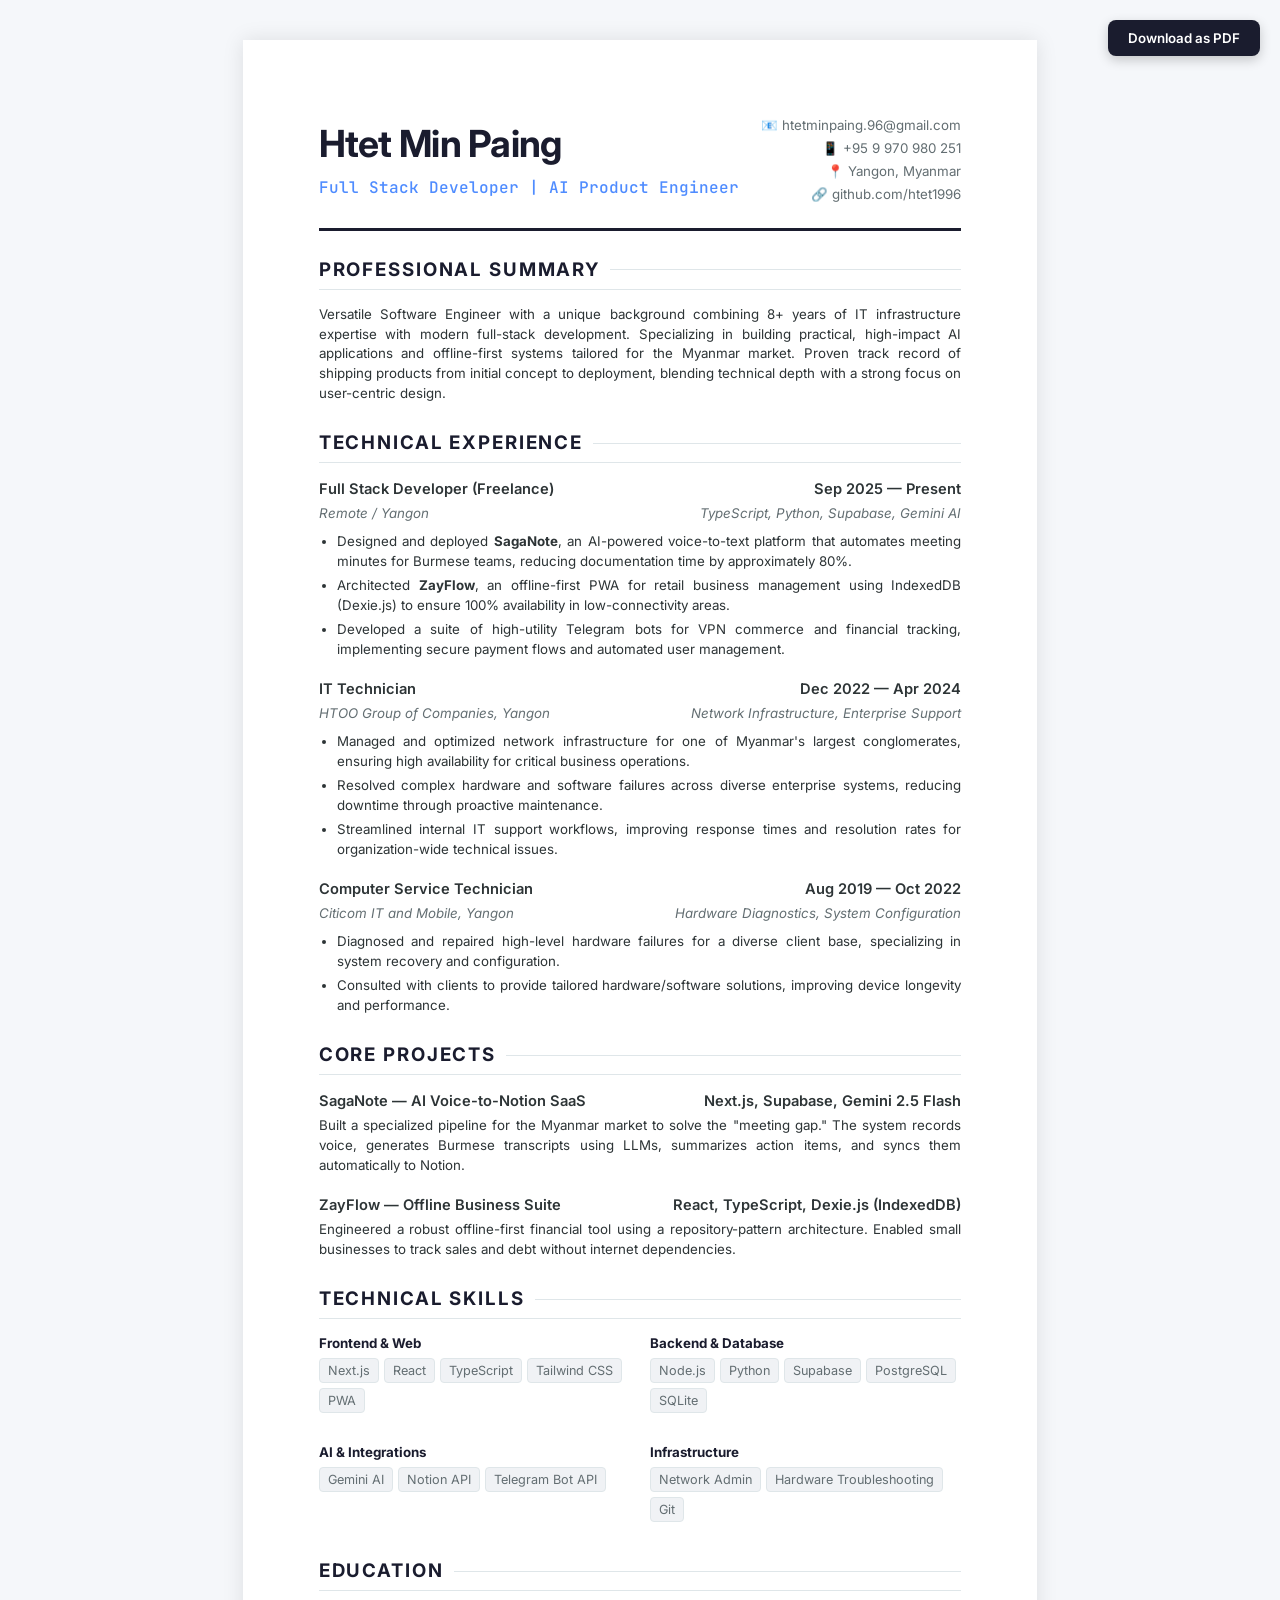
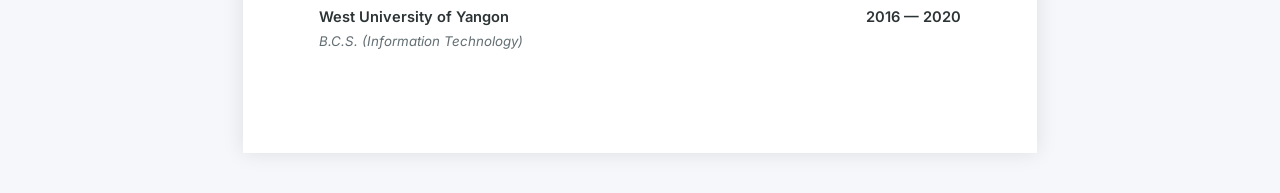
<file: resume.html>
<!DOCTYPE html>
<html lang="en">
<head>
  <meta charset="UTF-8">
  <meta name="viewport" content="width=device-width, initial-scale=1.0">
  <title>Resume - Htet Min Paing (Nikko)</title>
  <link href="https://fonts.googleapis.com/css2?family=Inter:wght@400;500;600;700&family=JetBrains+Mono:wght@400;500&family=Noto+Sans+Myanmar:wght@400;700&display=swap" rel="stylesheet">
  <style>
    :root {
      --primary: #1a1c2e;
      --accent: #4f8cff;
      --text-main: #2d3436;
      --text-muted: #636e72;
      --border: #dfe6e9;
    }
    * { box-sizing: border-box; margin: 0; padding: 0; }
    body {
      font-family: 'Inter', sans-serif;
      color: var(--text-main);
      line-height: 1.5;
      background: #f5f7fa;
      padding: 40px 0;
    }
    .page {
      width: 210mm;
      min-height: 297mm;
      padding: 20mm;
      margin: 0 auto;
      background: white;
      box-shadow: 0 0 20px rgba(0,0,0,0.1);
      position: relative;
    }
    @media print {
      body { background: none; padding: 0; }
      .page { box-shadow: none; margin: 0; width: 100%; }
      .no-print { display: none; }
    }
    header {
      display: flex;
      justify-content: space-between;
      align-items: flex-start;
      border-bottom: 3px solid var(--primary);
      padding-bottom: 20px;
      margin-bottom: 25px;
    }
    .name-block h1 {
      font-size: 28pt;
      font-weight: 700;
      color: var(--primary);
      letter-spacing: -0.02em;
      margin-bottom: 4px;
    }
    .name-block p {
      font-family: 'JetBrains Mono', monospace;
      font-size: 12pt;
      color: var(--accent);
      font-weight: 500;
    }
    .contact-block {
      text-align: right;
      font-size: 10pt;
      color: var(--text-muted);
    }
    .contact-block div { margin-bottom: 3px; }

    section { margin-bottom: 25px; }
    h2 {
      font-size: 14pt;
      text-transform: uppercase;
      letter-spacing: 0.1em;
      color: var(--primary);
      border-bottom: 1px solid var(--border);
      padding-bottom: 5px;
      margin-bottom: 15px;
      display: flex;
      align-items: center;
      gap: 10px;
    }
    h2::after { content: ''; flex: 1; height: 1px; background: var(--border); }

    .entry { margin-bottom: 18px; }
    .entry-head {
      display: flex;
      justify-content: space-between;
      font-weight: 600;
      font-size: 11pt;
      margin-bottom: 4px;
    }
    .entry-sub {
      display: flex;
      justify-content: space-between;
      font-style: italic;
      color: var(--text-muted);
      font-size: 10pt;
      margin-bottom: 8px;
    }
    .entry-desc {
      font-size: 10pt;
      color: var(--text-main);
      text-align: justify;
    }
    .entry-desc ul {
      margin-left: 18px;
      margin-top: 6px;
    }
    .entry-desc li {
      margin-bottom: 4px;
    }

    .skills-grid {
      display: grid;
      grid-template-columns: 1fr 1fr;
      gap: 20px;
    }
    .skill-cat { margin-bottom: 10px; }
    .skill-cat strong {
      font-size: 10pt;
      color: var(--primary);
      display: block;
      margin-bottom: 4px;
    }
    .skill-list {
      font-size: 9.5pt;
      color: var(--text-muted);
      display: flex;
      flex-wrap: wrap;
      gap: 5px;
    }
    .skill-tag {
      background: #f0f2f5;
      padding: 2px 8px;
      border-radius: 4px;
      border: 1px solid var(--border);
    }

    .print-btn {
      position: fixed;
      top: 20px;
      right: 20px;
      background: var(--primary);
      color: white;
      border: none;
      padding: 10px 20px;
      border-radius: 8px;
      cursor: pointer;
      font-family: 'Inter', sans-serif;
      font-weight: 600;
      box-shadow: 0 4px 12px rgba(0,0,0,0.2);
    }
  </style>
</head>
<body>
  <button class="print-btn no-print" onclick="window.print()">Download as PDF</button>

  <div class="page">
    <header>
      <div class="name-block">
        <h1>Htet Min Paing</h1>
        <p>Full Stack Developer | AI Product Engineer</p>
      </div>
      <div class="contact-block">
        <div>📧 htetminpaing.96@gmail.com</div>
        <div>📱 +95 9 970 980 251</div>
        <div>📍 Yangon, Myanmar</div>
        <div>🔗 github.com/htet1996</div>
      </div>
    </header>

    <section>
      <h2>Professional Summary</h2>
      <div class="entry-desc">
        Versatile Software Engineer with a unique background combining 8+ years of IT infrastructure expertise with modern full-stack development. Specializing in building practical, high-impact AI applications and offline-first systems tailored for the Myanmar market. Proven track record of shipping products from initial concept to deployment, blending technical depth with a strong focus on user-centric design.
      </div>
    </section>

    <section>
      <h2>Technical Experience</h2>

      <div class="entry">
        <div class="entry-head">
          <span>Full Stack Developer (Freelance)</span>
          <span>Sep 2025 — Present</span>
        </div>
        <div class="entry-sub">
          <span>Remote / Yangon</span>
          <span>TypeScript, Python, Supabase, Gemini AI</span>
        </div>
        <div class="entry-desc">
          <ul>
            <li>Designed and deployed <b>SagaNote</b>, an AI-powered voice-to-text platform that automates meeting minutes for Burmese teams, reducing documentation time by approximately 80%.</li>
            <li>Architected <b>ZayFlow</b>, an offline-first PWA for retail business management using IndexedDB (Dexie.js) to ensure 100% availability in low-connectivity areas.</li>
            <li>Developed a suite of high-utility Telegram bots for VPN commerce and financial tracking, implementing secure payment flows and automated user management.</li>
          </ul>
        </div>
      </div>

      <div class="entry">
        <div class="entry-head">
          <span>IT Technician</span>
          <span>Dec 2022 — Apr 2024</span>
        </div>
        <div class="entry-sub">
          <span>HTOO Group of Companies, Yangon</span>
          <span>Network Infrastructure, Enterprise Support</span>
        </div>
        <div class="entry-desc">
          <ul>
            <li>Managed and optimized network infrastructure for one of Myanmar's largest conglomerates, ensuring high availability for critical business operations.</li>
            <li>Resolved complex hardware and software failures across diverse enterprise systems, reducing downtime through proactive maintenance.</li>
            <li>Streamlined internal IT support workflows, improving response times and resolution rates for organization-wide technical issues.</li>
          </ul>
        </div>
      </div>

      <div class="entry">
        <div class="entry-head">
          <span>Computer Service Technician</span>
          <span>Aug 2019 — Oct 2022</span>
        </div>
        <div class="entry-sub">
          <span>Citicom IT and Mobile, Yangon</span>
          <span>Hardware Diagnostics, System Configuration</span>
        </div>
        <div class="entry-desc">
          <ul>
            <li>Diagnosed and repaired high-level hardware failures for a diverse client base, specializing in system recovery and configuration.</li>
            <li>Consulted with clients to provide tailored hardware/software solutions, improving device longevity and performance.</li>
          </ul>
        </div>
      </div>
    </section>

    <section>
      <h2>Core Projects</h2>
      <div class="entry">
        <div class="entry-head">
          <span>SagaNote — AI Voice-to-Notion SaaS</span>
          <span>Next.js, Supabase, Gemini 2.5 Flash</span>
        </div>
        <div class="entry-desc">
          Built a specialized pipeline for the Myanmar market to solve the "meeting gap." The system records voice, generates Burmese transcripts using LLMs, summarizes action items, and syncs them automatically to Notion.
        </div>
      </div>
      <div class="entry">
        <div class="entry-head">
          <span>ZayFlow — Offline Business Suite</span>
          <span>React, TypeScript, Dexie.js (IndexedDB)</span>
        </div>
        <div class="entry-desc">
          Engineered a robust offline-first financial tool using a repository-pattern architecture. Enabled small businesses to track sales and debt without internet dependencies.
        </div>
      </div>
    </section>

    <section>
      <h2>Technical Skills</h2>
      <div class="skills-grid">
        <div class="skill-cat">
          <strong>Frontend & Web</strong>
          <div class="skill-list">
            <span class="skill-tag">Next.js</span>
            <span class="skill-tag">React</span>
            <span class="skill-tag">TypeScript</span>
            <span class="skill-tag">Tailwind CSS</span>
            <span class="skill-tag">PWA</span>
          </div>
        </div>
        <div class="skill-cat">
          <strong>Backend & Database</strong>
          <div class="skill-list">
            <span class="skill-tag">Node.js</span>
            <span class="skill-tag">Python</span>
            <span class="skill-tag">Supabase</span>
            <span class="skill-tag">PostgreSQL</span>
            <span class="skill-tag">SQLite</span>
          </div>
        </div>
        <div class="skill-cat">
          <strong>AI & Integrations</strong>
          <div class="skill-list">
            <span class="skill-tag">Gemini AI</span>
            <span class="skill-tag">Notion API</span>
            <span class="skill-tag">Telegram Bot API</span>
          </div>
        </div>
        <div class="skill-cat">
          <strong>Infrastructure</strong>
          <div class="skill-list">
            <span class="skill-tag">Network Admin</span>
            <span class="skill-tag">Hardware Troubleshooting</span>
            <span class="skill-tag">Git</span>
          </div>
        </div>
      </div>
    </section>

    <section>
      <h2>Education</h2>
      <div class="entry">
        <div class="entry-head">
          <span>West University of Yangon</span>
          <span>2016 — 2020</span>
        </div>
        <div class="entry-sub">
          <span>B.C.S. (Information Technology)</span>
        </div>
      </div>
    </section>
  </div>
</body>
</html>
</file>
